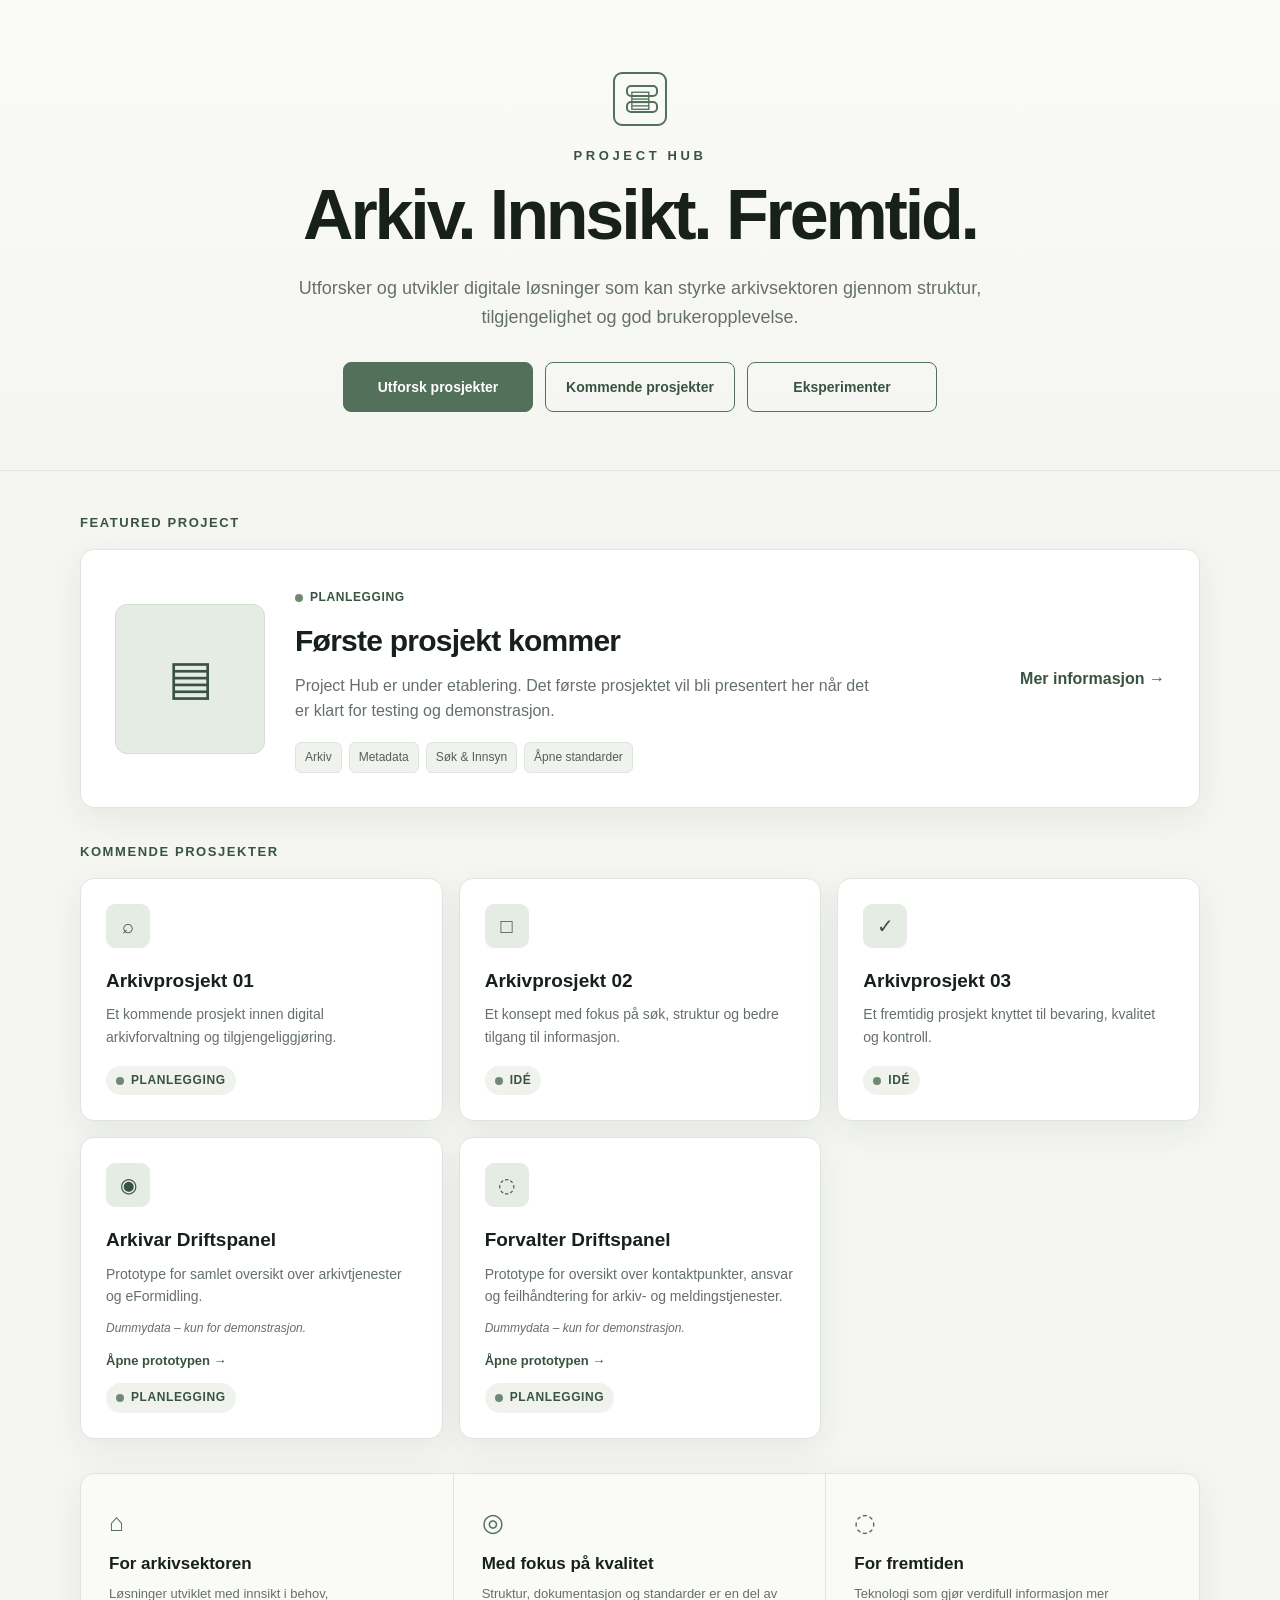
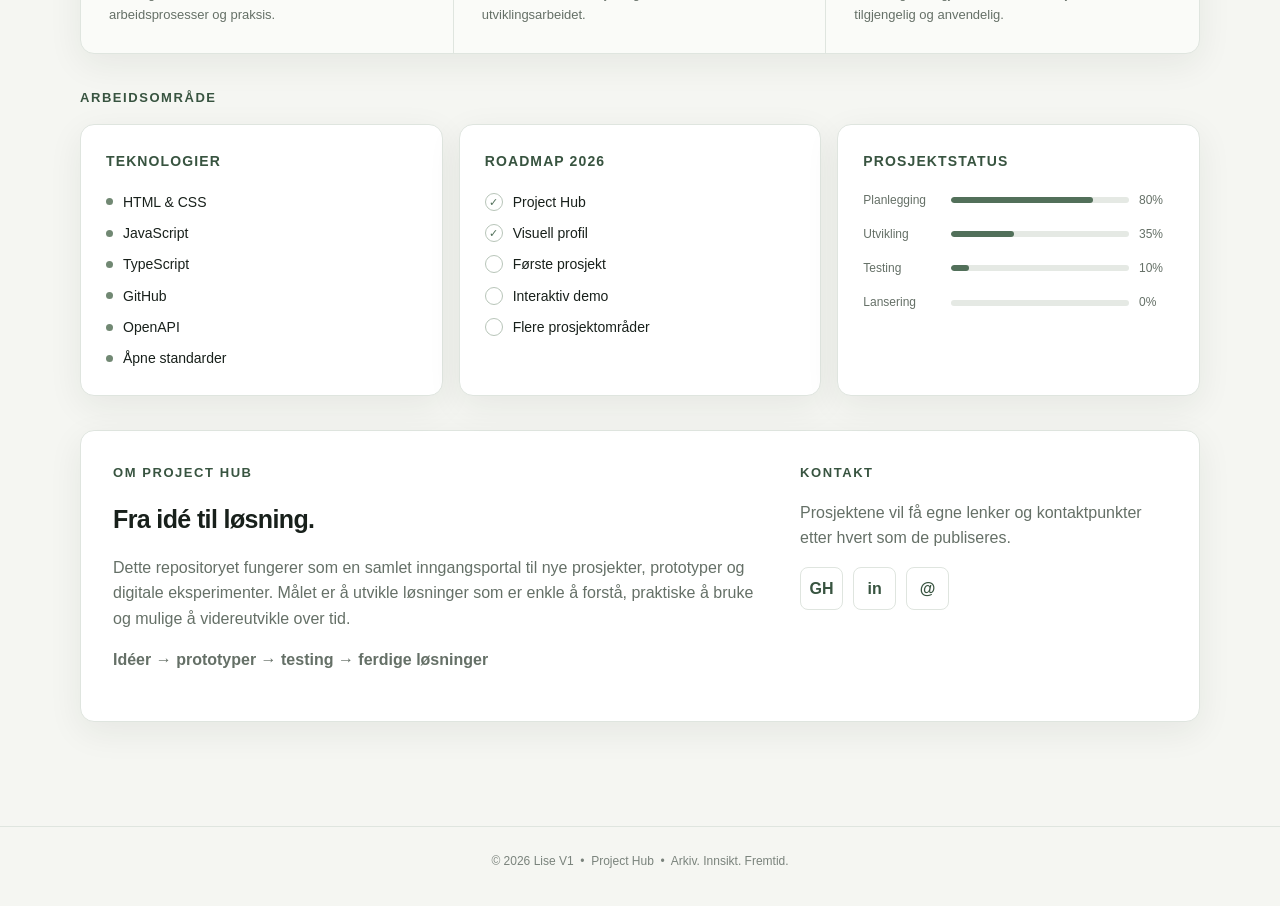
<file: index.html>
<!DOCTYPE html>
<html lang="no">
<head>
  <meta charset="UTF-8">
  <meta name="viewport" content="width=device-width, initial-scale=1.0">
  <meta name="description" content="Project Hub – digitale prosjekter, idéer og eksperimenter for arkivsektoren.">
  <title>Project Hub | Arkiv. Innsikt. Fremtid.</title>

  <style>
    :root {
      --bg: #f5f6f2;
      --surface: #ffffff;
      --surface-soft: #f0f3ed;
      --text: #18201b;
      --muted: #657067;
      --line: #dfe5df;
      --green: #52705a;
      --green-dark: #385440;
      --green-soft: #e4ece3;
      --accent: #718873;
      --shadow: 0 10px 35px rgba(30, 45, 34, .07);
      --radius: 14px;
      --max: 1120px;
    }

    * { box-sizing: border-box; }

    html {
      scroll-behavior: smooth;
    }

    body {
      margin: 0;
      background: var(--bg);
      color: var(--text);
      font-family: Inter, -apple-system, BlinkMacSystemFont, "Segoe UI", Arial, sans-serif;
      line-height: 1.6;
    }

    a {
      color: inherit;
      text-decoration: none;
    }

    .container {
      width: min(calc(100% - 40px), var(--max));
      margin: 0 auto;
    }

    header {
      text-align: center;
      padding: 72px 20px 58px;
      background:
        linear-gradient(180deg, #fafbf8 0%, #f5f6f2 100%);
      border-bottom: 1px solid var(--line);
    }

    .mark {
      width: 54px;
      height: 54px;
      margin: 0 auto 20px;
      border: 2px solid var(--green);
      border-radius: 9px;
      display: grid;
      place-items: center;
      color: var(--green);
      font-size: 24px;
      position: relative;
    }

    .mark::before,
    .mark::after {
      content: "";
      position: absolute;
      border: 2px solid var(--green);
      border-radius: 5px;
      width: 28px;
      height: 8px;
      left: 11px;
    }

    .mark::before { top: 11px; }
    .mark::after { bottom: 11px; }

    .eyebrow {
      letter-spacing: .28em;
      text-transform: uppercase;
      font-size: 13px;
      font-weight: 700;
      color: var(--green-dark);
      margin-bottom: 12px;
    }

    h1 {
      margin: 0;
      font-size: clamp(42px, 7vw, 70px);
      line-height: 1.05;
      letter-spacing: -.045em;
      font-weight: 650;
    }

    .hero-copy {
      max-width: 720px;
      margin: 22px auto 30px;
      color: var(--muted);
      font-size: 18px;
    }

    .actions {
      display: flex;
      justify-content: center;
      flex-wrap: wrap;
      gap: 12px;
    }

    .btn {
      display: inline-flex;
      align-items: center;
      justify-content: center;
      min-width: 190px;
      padding: 13px 20px;
      border-radius: 8px;
      border: 1px solid var(--green);
      font-size: 14px;
      font-weight: 650;
      transition: .2s ease;
    }

    .btn.primary {
      background: var(--green);
      color: white;
    }

    .btn.secondary {
      background: transparent;
      color: var(--green-dark);
    }

    .btn:hover {
      transform: translateY(-1px);
      box-shadow: 0 7px 18px rgba(50, 75, 56, .12);
    }

    main {
      padding: 42px 0 70px;
    }

    section {
      margin-bottom: 34px;
    }

    .section-title {
      margin: 0 0 15px;
      font-size: 13px;
      letter-spacing: .12em;
      text-transform: uppercase;
      color: var(--green-dark);
      font-weight: 750;
    }

    .card {
      background: var(--surface);
      border: 1px solid var(--line);
      border-radius: var(--radius);
      box-shadow: var(--shadow);
    }

    .featured {
      padding: 34px;
      display: grid;
      grid-template-columns: 150px 1fr auto;
      gap: 30px;
      align-items: center;
    }

    .project-icon {
      width: 150px;
      height: 150px;
      border-radius: 12px;
      background: var(--green-soft);
      display: grid;
      place-items: center;
      color: var(--green-dark);
      font-size: 48px;
      border: 1px solid #d4dfd2;
    }

    .status {
      display: inline-flex;
      align-items: center;
      gap: 7px;
      color: var(--green-dark);
      font-size: 12px;
      font-weight: 700;
      text-transform: uppercase;
      letter-spacing: .05em;
    }

    .status::before {
      content: "";
      width: 8px;
      height: 8px;
      border-radius: 50%;
      background: var(--accent);
    }

    h2 {
      margin: 7px 0 8px;
      font-size: 30px;
      letter-spacing: -.025em;
    }

    .featured p {
      color: var(--muted);
      max-width: 590px;
      margin: 0 0 18px;
    }

    .tags {
      display: flex;
      flex-wrap: wrap;
      gap: 7px;
    }

    .tag {
      background: var(--surface-soft);
      border: 1px solid var(--line);
      color: #536057;
      border-radius: 6px;
      padding: 5px 9px;
      font-size: 12px;
    }

    .project-link {
      color: var(--green-dark);
      font-weight: 700;
      white-space: nowrap;
    }

    .project-link::after {
      content: "  →";
    }

    .grid-3 {
      display: grid;
      grid-template-columns: repeat(3, 1fr);
      gap: 16px;
    }

    .project-card {
      padding: 25px;
      min-height: 210px;
      display: flex;
      flex-direction: column;
    }

    .small-icon {
      width: 44px;
      height: 44px;
      border-radius: 9px;
      background: var(--green-soft);
      display: grid;
      place-items: center;
      color: var(--green-dark);
      font-size: 20px;
      margin-bottom: 18px;
    }

    .project-card h3 {
      margin: 0 0 7px;
      font-size: 19px;
    }

    .project-card p {
      color: var(--muted);
      font-size: 14px;
      margin: 0 0 18px;
    }

    /* Brukes av de to driftspanel-prototypene */
    .prototype-note {
      color: var(--muted);
      font-size: 12px !important;
      font-style: italic;
      margin-top: -6px !important;
      margin-bottom: 12px !important;
    }

    .project-card .project-open {
      color: var(--green-dark);
      font-size: 13px;
      font-weight: 700;
      margin-top: auto;
      margin-bottom: 12px;
    }

    .project-card .status {
      margin-top: auto;
      align-self: flex-start;
      background: var(--surface-soft);
      padding: 5px 10px;
      border-radius: 20px;
    }

    .project-card .project-open + .status {
      margin-top: 0;
    }

    .mission {
      display: grid;
      grid-template-columns: repeat(3, 1fr);
      border-top: 1px solid var(--line);
      border-bottom: 1px solid var(--line);
      background: #fafbf8;
    }

    .mission-item {
      padding: 28px;
      border-right: 1px solid var(--line);
    }

    .mission-item:last-child { border-right: 0; }

    .mission-icon {
      color: var(--green);
      font-size: 25px;
      margin-bottom: 8px;
    }

    .mission h3 {
      margin: 0 0 7px;
      font-size: 17px;
    }

    .mission p {
      margin: 0;
      color: var(--muted);
      font-size: 13px;
    }

    .info-grid {
      display: grid;
      grid-template-columns: 1fr 1fr 1fr;
      gap: 16px;
    }

    .info-card {
      padding: 25px;
    }

    .info-card h3 {
      margin: 0 0 18px;
      font-size: 14px;
      letter-spacing: .08em;
      text-transform: uppercase;
      color: var(--green-dark);
    }

    .tech-list,
    .roadmap {
      display: grid;
      gap: 9px;
    }

    .tech,
    .road {
      display: flex;
      align-items: center;
      gap: 10px;
      font-size: 14px;
    }

    .dot {
      width: 7px;
      height: 7px;
      border-radius: 50%;
      background: var(--accent);
      flex: 0 0 auto;
    }

    .road .check {
      width: 18px;
      height: 18px;
      border: 1px solid #b8c5b9;
      border-radius: 50%;
      display: grid;
      place-items: center;
      color: var(--green);
      font-size: 11px;
      flex: 0 0 auto;
    }

    .progress {
      display: grid;
      gap: 15px;
    }

    .progress-row {
      display: grid;
      grid-template-columns: 78px 1fr 35px;
      gap: 10px;
      align-items: center;
      font-size: 12px;
      color: var(--muted);
    }

    .bar {
      height: 6px;
      background: #e5e9e4;
      border-radius: 10px;
      overflow: hidden;
    }

    .bar span {
      display: block;
      height: 100%;
      background: var(--green);
      border-radius: inherit;
    }

    .about {
      padding: 32px;
      display: grid;
      grid-template-columns: 1.4fr .8fr;
      gap: 45px;
    }

    .about h2 {
      font-size: 25px;
    }

    .about p {
      color: var(--muted);
      max-width: 650px;
    }

    .contact {
      display: flex;
      gap: 10px;
      margin-top: 14px;
    }

    .contact a {
      width: 43px;
      height: 43px;
      border: 1px solid var(--line);
      border-radius: 8px;
      display: grid;
      place-items: center;
      font-weight: 700;
      color: var(--green-dark);
      background: white;
    }

    footer {
      text-align: center;
      padding: 25px 20px 35px;
      color: #7a837c;
      font-size: 12px;
      border-top: 1px solid var(--line);
    }

    @media (max-width: 1100px) {
      .grid-3 {
        grid-template-columns: repeat(2, 1fr);
      }
    }

    @media (max-width: 820px) {
      .featured,
      .about {
        grid-template-columns: 1fr;
      }

      .project-icon {
        width: 90px;
        height: 90px;
        font-size: 30px;
      }

      .grid-3,
      .info-grid,
      .mission {
        grid-template-columns: 1fr;
      }

      .mission-item {
        border-right: 0;
        border-bottom: 1px solid var(--line);
      }

      .mission-item:last-child {
        border-bottom: 0;
      }

      .featured {
        gap: 18px;
        padding: 25px;
      }

      header {
        padding-top: 50px;
      }
    }

    @media (max-width: 520px) {
      .container {
        width: min(calc(100% - 24px), var(--max));
      }

      h1 {
        font-size: 40px;
      }

      .hero-copy {
        font-size: 16px;
      }

      .btn {
        width: 100%;
      }

      .progress-row {
        grid-template-columns: 70px 1fr 30px;
      }
    }
  </style>
</head>

<body>

<header>
  <div class="mark" aria-hidden="true">▤</div>
  <div class="eyebrow">Project Hub</div>
  <h1>Arkiv. Innsikt. Fremtid.</h1>
  <p class="hero-copy">
    Utforsker og utvikler digitale løsninger som kan styrke arkivsektoren
    gjennom struktur, tilgjengelighet og god brukeropplevelse.
  </p>

  <div class="actions">
    <a class="btn primary" href="#prosjekter">Utforsk prosjekter</a>
    <a class="btn secondary" href="#kommende">Kommende prosjekter</a>
    <a class="btn secondary" href="#eksperimenter">Eksperimenter</a>
  </div>
</header>

<main class="container">

  <section id="prosjekter">
    <div class="section-title">Featured project</div>

    <div class="card featured">
      <div class="project-icon" aria-hidden="true">▤</div>

      <div>
        <span class="status">Planlegging</span>
        <h2>Første prosjekt kommer</h2>
        <p>
          Project Hub er under etablering. Det første prosjektet vil bli
          presentert her når det er klart for testing og demonstrasjon.
        </p>

        <div class="tags">
          <span class="tag">Arkiv</span>
          <span class="tag">Metadata</span>
          <span class="tag">Søk &amp; Innsyn</span>
          <span class="tag">Åpne standarder</span>
        </div>
      </div>

      <div>
        <span class="project-link">Mer informasjon</span>
      </div>
    </div>
  </section>

  <section id="kommende">
    <div class="section-title">Kommende prosjekter</div>

    <div class="grid-3">
      <article class="card project-card">
        <div class="small-icon">⌕</div>
        <h3>Arkivprosjekt 01</h3>
        <p>Et kommende prosjekt innen digital arkivforvaltning og tilgjengeliggjøring.</p>
        <span class="status">Planlegging</span>
      </article>

      <article class="card project-card">
        <div class="small-icon">□</div>
        <h3>Arkivprosjekt 02</h3>
        <p>Et konsept med fokus på søk, struktur og bedre tilgang til informasjon.</p>
        <span class="status">Idé</span>
      </article>

      <article class="card project-card">
        <div class="small-icon">✓</div>
        <h3>Arkivprosjekt 03</h3>
        <p>Et fremtidig prosjekt knyttet til bevaring, kvalitet og kontroll.</p>
        <span class="status">Idé</span>
      </article>

      <!-- NYTT: DRIFTSPANEL FOR ARKIVAR -->
      <article class="card project-card">
        <div class="small-icon">◉</div>
        <h3>Arkivar Driftspanel</h3>
        <p>
          Prototype for samlet oversikt over arkivtjenester og eFormidling.
        </p>
        <p class="prototype-note">
          Dummydata – kun for demonstrasjon.
        </p>
        <a class="project-open" href="arkivar-driftspanel/">Åpne prototypen →</a>
        <span class="status">Planlegging</span>
      </article>

      <!-- NYTT: DRIFTSPANEL FOR FORVALTER -->
      <article class="card project-card">
        <div class="small-icon">◌</div>
        <h3>Forvalter Driftspanel</h3>
        <p>
          Prototype for oversikt over kontaktpunkter, ansvar og feilhåndtering
          for arkiv- og meldingstjenester.
        </p>
        <p class="prototype-note">
          Dummydata – kun for demonstrasjon.
        </p>
        <a class="project-open" href="forvalter-driftspanel/">Åpne prototypen →</a>
        <span class="status">Planlegging</span>
      </article>
    </div>
  </section>

  <section>
    <div class="card mission">
      <div class="mission-item">
        <div class="mission-icon">⌂</div>
        <h3>For arkivsektoren</h3>
        <p>Løsninger utviklet med innsikt i behov, arbeidsprosesser og praksis.</p>
      </div>

      <div class="mission-item">
        <div class="mission-icon">◎</div>
        <h3>Med fokus på kvalitet</h3>
        <p>Struktur, dokumentasjon og standarder er en del av utviklingsarbeidet.</p>
      </div>

      <div class="mission-item">
        <div class="mission-icon">◌</div>
        <h3>For fremtiden</h3>
        <p>Teknologi som gjør verdifull informasjon mer tilgjengelig og anvendelig.</p>
      </div>
    </div>
  </section>

  <section id="eksperimenter">
    <div class="section-title">Arbeidsområde</div>

    <div class="info-grid">
      <div class="card info-card">
        <h3>Teknologier</h3>
        <div class="tech-list">
          <div class="tech"><span class="dot"></span>HTML &amp; CSS</div>
          <div class="tech"><span class="dot"></span>JavaScript</div>
          <div class="tech"><span class="dot"></span>TypeScript</div>
          <div class="tech"><span class="dot"></span>GitHub</div>
          <div class="tech"><span class="dot"></span>OpenAPI</div>
          <div class="tech"><span class="dot"></span>Åpne standarder</div>
        </div>
      </div>

      <div class="card info-card">
        <h3>Roadmap 2026</h3>
        <div class="roadmap">
          <div class="road"><span class="check">✓</span>Project Hub</div>
          <div class="road"><span class="check">✓</span>Visuell profil</div>
          <div class="road"><span class="check"></span>Første prosjekt</div>
          <div class="road"><span class="check"></span>Interaktiv demo</div>
          <div class="road"><span class="check"></span>Flere prosjektområder</div>
        </div>
      </div>

      <div class="card info-card">
        <h3>Prosjektstatus</h3>
        <div class="progress">
          <div class="progress-row">
            <span>Planlegging</span>
            <div class="bar"><span style="width:80%"></span></div>
            <span>80%</span>
          </div>
          <div class="progress-row">
            <span>Utvikling</span>
            <div class="bar"><span style="width:35%"></span></div>
            <span>35%</span>
          </div>
          <div class="progress-row">
            <span>Testing</span>
            <div class="bar"><span style="width:10%"></span></div>
            <span>10%</span>
          </div>
          <div class="progress-row">
            <span>Lansering</span>
            <div class="bar"><span style="width:0%"></span></div>
            <span>0%</span>
          </div>
        </div>
      </div>
    </div>
  </section>

  <section>
    <div class="card about">
      <div>
        <div class="section-title">Om Project Hub</div>
        <h2>Fra idé til løsning.</h2>
        <p>
          Dette repositoryet fungerer som en samlet inngangsportal til nye
          prosjekter, prototyper og digitale eksperimenter. Målet er å utvikle
          løsninger som er enkle å forstå, praktiske å bruke og mulige å
          videreutvikle over tid.
        </p>
        <p><strong>Idéer → prototyper → testing → ferdige løsninger</strong></p>
      </div>

      <div>
        <div class="section-title">Kontakt</div>
        <p>Prosjektene vil få egne lenker og kontaktpunkter etter hvert som de publiseres.</p>

        <div class="contact">
          <a href="#" aria-label="GitHub">GH</a>
          <a href="#" aria-label="LinkedIn">in</a>
          <a href="mailto:" aria-label="E-post">@</a>
        </div>
      </div>
    </div>
  </section>

</main>

<footer>
  © 2026 Lise V1 &nbsp;•&nbsp; Project Hub &nbsp;•&nbsp; Arkiv. Innsikt. Fremtid.
</footer>

</body>
</html>
</file>
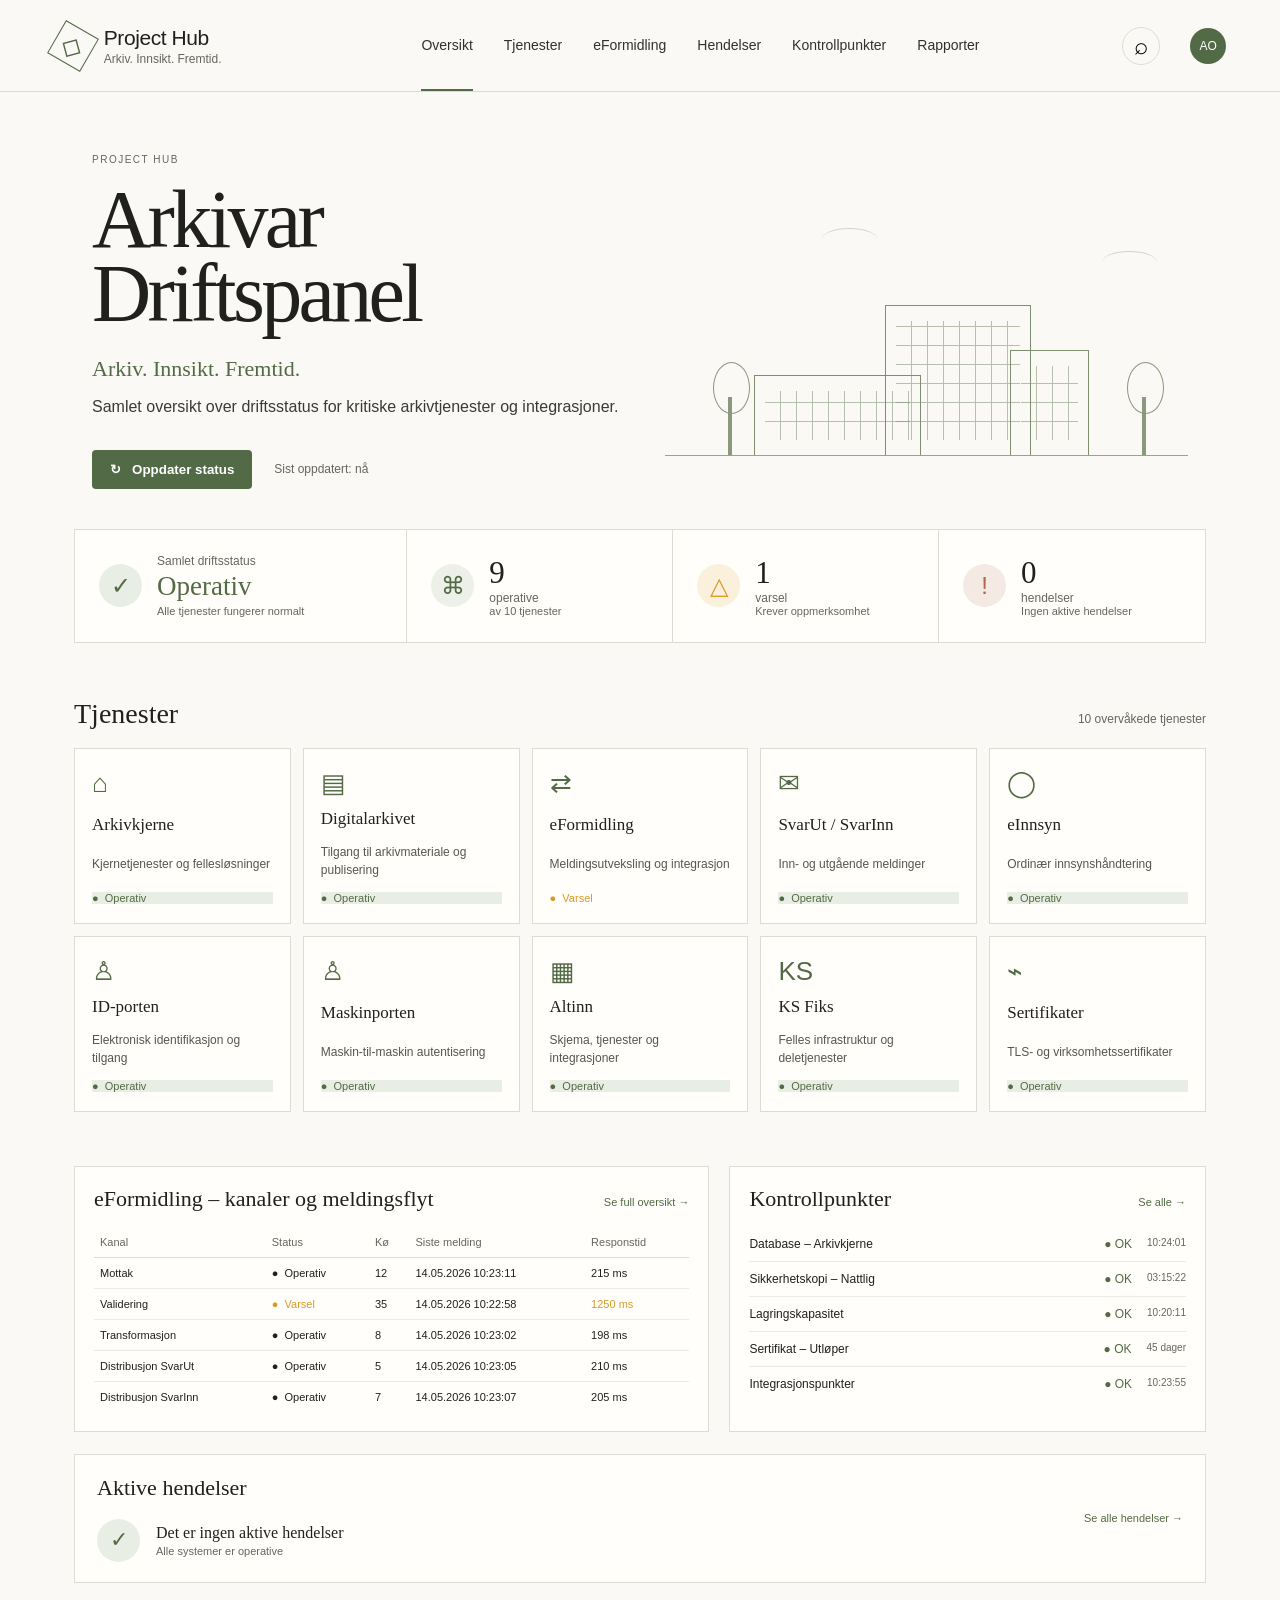
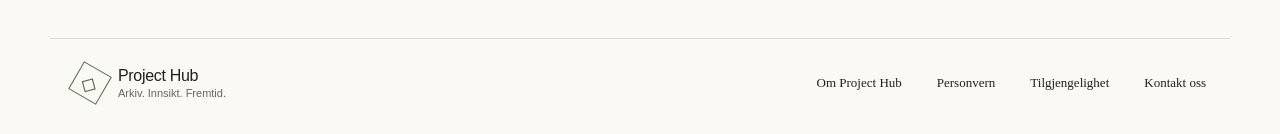
<file: arkivar-driftspanel/index.html>
<!doctype html>
<html lang="no">
<head>
  <meta charset="utf-8">
  <meta name="viewport" content="width=device-width, initial-scale=1">
  <title>Arkivar Driftspanel | Project Hub</title>
  <meta name="description" content="Driftsoversikt for arkivrelaterte tjenester og integrasjoner.">
  <link rel="stylesheet" href="style.css">
</head>
<body>
<header class="topbar">
  <a class="brand" href="../index.html" aria-label="Til Project Hub">
    <span class="brand-mark">◇</span>
    <span><strong>Project Hub</strong><small>Arkiv. Innsikt. Fremtid.</small></span>
  </a>
  <nav aria-label="Hovedmeny">
    <a class="active" href="#oversikt">Oversikt</a>
    <a href="#tjenester">Tjenester</a>
    <a href="#eformidling">eFormidling</a>
    <a href="#hendelser">Hendelser</a>
    <a href="#kontrollpunkter">Kontrollpunkter</a>
    <a href="#rapporter">Rapporter</a>
  </nav>
  <button class="icon-button" aria-label="Søk">⌕</button>
  <div class="avatar" aria-label="Arkivar">AO</div>
</header>

<main>
<section class="hero" id="oversikt">
  <div class="hero-copy">
    <p class="kicker">PROJECT HUB</p>
    <h1>Arkivar<br>Driftspanel</h1>
    <p class="tagline">Arkiv. Innsikt. Fremtid.</p>
    <p class="intro">Samlet oversikt over driftsstatus for kritiske arkivtjenester og integrasjoner.</p>
    <div class="actions">
      <button id="refresh" class="primary">↻ &nbsp; Oppdater status</button>
      <span id="updated">Sist oppdatert: nå</span>
    </div>
  </div>
  <div class="line-art" aria-hidden="true">
    <span class="sun"></span><span class="cloud c1"></span><span class="cloud c2"></span>
    <div class="building b1"></div><div class="building b2"></div><div class="building b3"></div>
    <div class="tree t1"></div><div class="tree t2"></div>
  </div>
</section>

<section class="summary" aria-label="Samlet status">
  <article class="summary-item status-main">
    <div class="status-icon ok">✓</div>
    <div><small>Samlet driftsstatus</small><strong>Operativ</strong><p>Alle tjenester fungerer normalt</p></div>
  </article>
  <article class="summary-item"><div class="status-icon neutral">⌘</div><div><b id="operational">9</b><small>operative</small><p>av 10 tjenester</p></div></article>
  <article class="summary-item"><div class="status-icon warn">△</div><div><b id="warnings">1</b><small>varsel</small><p>Krever oppmerksomhet</p></div></article>
  <article class="summary-item"><div class="status-icon incident">!</div><div><b id="incidents">0</b><small>hendelser</small><p>Ingen aktive hendelser</p></div></article>
</section>

<section class="content-section" id="tjenester">
  <div class="section-heading"><h2>Tjenester</h2><span>10 overvåkede tjenester</span></div>
  <div class="services" id="services"></div>
</section>

<section class="two-col" id="eformidling">
  <article class="panel">
    <div class="panel-heading"><h2>eFormidling – kanaler og meldingsflyt</h2><a href="#eformidling">Se full oversikt →</a></div>
    <div class="table-wrap">
      <table>
        <thead><tr><th>Kanal</th><th>Status</th><th>Kø</th><th>Siste melding</th><th>Responstid</th></tr></thead>
        <tbody id="channelRows"></tbody>
      </table>
    </div>
  </article>

  <article class="panel" id="kontrollpunkter">
    <div class="panel-heading"><h2>Kontrollpunkter</h2><a href="#kontrollpunkter">Se alle →</a></div>
    <div class="checks" id="checks"></div>
  </article>
</section>

<section class="incident-panel" id="hendelser">
  <div>
    <h2>Aktive hendelser</h2>
    <div class="incident-empty"><span>✓</span><div><strong>Det er ingen aktive hendelser</strong><small>Alle systemer er operative</small></div></div>
  </div>
  <a href="#hendelser">Se alle hendelser →</a>
</section>
</main>

<footer id="rapporter">
  <a class="footer-brand" href="../index.html"><span class="brand-mark">◇</span><span><strong>Project Hub</strong><small>Arkiv. Innsikt. Fremtid.</small></span></a>
  <nav><a href="../index.html">Om Project Hub</a><a href="#">Personvern</a><a href="#">Tilgjengelighet</a><a href="#">Kontakt oss</a></nav>
</footer>
<script src="app.js"></script>
</body>
</html>
</file>
<file: arkivar-driftspanel/style.css>
*{box-sizing:border-box}
:root{--bg:#faf9f5;--paper:#fffefa;--ink:#20211e;--muted:#65675f;--line:#dddcd4;--green:#526a45;--green-soft:#e9eee4;--amber:#d69a28;--red:#ad674e;--serif:Georgia,"Times New Roman",serif;--sans:Arial,Helvetica,sans-serif}
html{scroll-behavior:smooth}body{margin:0;background:var(--bg);color:var(--ink);font-family:var(--sans);font-size:14px}
a{color:inherit;text-decoration:none}.topbar{height:92px;border-bottom:1px solid var(--line);display:flex;align-items:center;padding:0 4.2%;gap:30px;background:rgba(250,249,245,.96);position:sticky;top:0;z-index:10}
.brand,.footer-brand{display:flex;align-items:center;gap:12px;min-width:225px}.brand-mark{width:38px;height:38px;border:1.5px solid var(--green);display:grid;place-items:center;font-size:27px;line-height:1;color:var(--green);transform:rotate(30deg)}.brand strong,.footer-brand strong{display:block;font-size:21px;font-weight:500;letter-spacing:-.02em}.brand small,.footer-brand small{display:block;margin-top:2px;color:var(--muted);font-size:12px}
.topbar nav{display:flex;justify-content:center;gap:31px;flex:1;height:100%;align-items:center}.topbar nav a{height:100%;display:flex;align-items:center;border-bottom:2px solid transparent;color:#30322d}.topbar nav a:hover,.topbar nav a.active{border-color:var(--green)}
.icon-button{border:1px solid var(--line);background:transparent;border-radius:50%;width:38px;height:38px;font-size:24px;cursor:pointer}.avatar{width:36px;height:36px;border-radius:50%;background:var(--green);color:#fff;display:grid;place-items:center;font-size:12px}
main{max-width:1180px;margin:auto;padding:0 24px}.hero{min-height:360px;display:grid;grid-template-columns:1fr 1fr;align-items:center;padding:62px 18px 40px}.kicker{letter-spacing:.15em;font-size:10px;color:var(--muted);margin:0 0 18px}.hero h1{font:500 clamp(58px,7vw,82px)/.9 var(--serif);letter-spacing:-.045em;margin:0}.tagline{font:500 22px var(--serif);color:var(--green);margin:25px 0 12px}.intro{font-size:16px;line-height:1.65;max-width:560px;margin:0;color:#393b36}.actions{display:flex;align-items:center;gap:22px;margin-top:30px}.primary{border:0;background:var(--green);color:#fff;padding:12px 18px;border-radius:4px;font-weight:600;cursor:pointer}.primary:hover{filter:brightness(.95)}#updated{font-size:12px;color:var(--muted)}
.line-art{height:250px;position:relative;border-bottom:1px solid #9ba28f;margin:20px 0 0 25px}.building{position:absolute;bottom:0;border:1px solid #7f8d70;border-bottom:0;background:transparent}.b1{left:17%;width:32%;height:80px}.b2{left:42%;width:28%;height:150px}.b3{left:66%;width:15%;height:105px}.building:after{content:"";position:absolute;inset:15px 10px;background:repeating-linear-gradient(90deg,transparent 0 15px,#829074 15px 16px),repeating-linear-gradient(0deg,transparent 0 18px,#829074 18px 19px);opacity:.55}.tree{position:absolute;bottom:0;width:4px;height:58px;background:#8c987d}.tree:before{content:"";position:absolute;width:35px;height:50px;border:1px solid #8c987d;border-radius:50%;left:-15px;top:-35px}.t1{left:12%}.t2{right:8%}.cloud{position:absolute;width:55px;height:22px;border-top:1px solid #d2d4cb;border-radius:50%}.c1{top:22px;left:30%}.c2{top:45px;right:6%}
.summary{border:1px solid var(--line);background:var(--paper);display:grid;grid-template-columns:1.25fr 1fr 1fr 1fr;margin:0 0 55px}.summary-item{min-height:112px;padding:23px 24px;display:flex;gap:15px;align-items:center;border-right:1px solid var(--line)}.summary-item:last-child{border-right:0}.summary-item small{display:block;color:var(--muted);font-size:12px}.summary-item strong{display:block;font:500 27px var(--serif);color:var(--green);margin:3px 0}.summary-item b{display:block;font:500 31px var(--serif)}.summary-item p{margin:0;color:var(--muted);font-size:11px}.status-icon{width:43px;height:43px;border-radius:50%;display:grid;place-items:center;font-size:24px;flex:0 0 43px}.ok{background:var(--green-soft);color:var(--green)}.neutral{background:#edf0e9;color:var(--green)}.warn{background:#fbf0dc;color:var(--amber)}.incident{background:#f4e9e3;color:var(--red)}
.content-section{margin-bottom:54px}.section-heading{display:flex;align-items:baseline;justify-content:space-between;margin-bottom:18px}.section-heading h2,.panel h2,.incident-panel h2{font:500 28px var(--serif);margin:0}.section-heading span{font-size:12px;color:var(--muted)}.services{display:grid;grid-template-columns:repeat(5,1fr);gap:12px}.service{min-height:176px;border:1px solid var(--line);background:var(--paper);padding:19px 17px;display:flex;flex-direction:column;justify-content:space-between}.service .service-icon{font-size:26px;color:var(--green);height:36px}.service h3{font:500 17px var(--serif);margin:0}.service p{font-size:12px;line-height:1.5;color:#55574f;margin:8px 0}.service .status{font-size:11px;color:var(--green)}.service .status.warn{background:none;padding:0;color:var(--amber)}
.two-col{display:grid;grid-template-columns:1.2fr .9fr;gap:20px;margin-bottom:22px}.panel{border:1px solid var(--line);background:var(--paper);padding:19px}.panel-heading{display:flex;align-items:baseline;justify-content:space-between;gap:20px;margin-bottom:15px}.panel-heading h2{font-size:22px}.panel-heading a,.incident-panel>a{font-size:11px;color:var(--green);white-space:nowrap}table{width:100%;border-collapse:collapse;font-size:11px}th{text-align:left;font-weight:500;color:var(--muted);padding:9px 6px;border-bottom:1px solid var(--line)}td{padding:9px 6px;border-bottom:1px solid #ebeae4}tr:last-child td{border-bottom:0}.table-status{color:var(--green)}.table-warn{color:var(--amber)}.checks{font-size:12px}.check{display:grid;grid-template-columns:1fr auto auto;gap:15px;padding:10px 0;border-bottom:1px solid #ebeae4}.check:last-child{border:0}.check b{font-weight:500;color:var(--green)}.check small{color:var(--muted)}
.incident-panel{border:1px solid var(--line);background:var(--paper);padding:20px 22px;margin-bottom:55px;display:flex;justify-content:space-between;align-items:center}.incident-panel h2{font-size:22px;margin-bottom:18px}.incident-empty{display:flex;align-items:center;gap:16px}.incident-empty>span{width:43px;height:43px;border-radius:50%;display:grid;place-items:center;background:var(--green-soft);color:var(--green);font-size:22px}.incident-empty strong{display:block;font:500 16px var(--serif)}.incident-empty small{display:block;color:var(--muted);font-size:11px;margin-top:3px}
footer{max-width:1180px;margin:auto;border-top:1px solid var(--line);padding:28px 24px 35px;display:flex;justify-content:space-between;align-items:center}.footer-brand{min-width:auto}.footer-brand .brand-mark{width:32px;height:32px}.footer-brand strong{font-size:16px}.footer-brand small{font-size:11px}.footer-brand .brand-mark{font-size:21px}footer nav{display:flex;gap:35px;font:13px var(--serif)}
@media(max-width:900px){.topbar{padding:0 20px}.topbar nav{display:none}.hero{grid-template-columns:1fr;padding-top:45px}.line-art{margin:30px 0 0;height:200px}.services{grid-template-columns:repeat(2,1fr)}.summary{grid-template-columns:1fr 1fr}.summary-item{border-bottom:1px solid var(--line)}.two-col{grid-template-columns:1fr}}
@media(max-width:560px){main{padding:0 14px}.topbar{height:72px}.brand{min-width:0}.brand strong{font-size:18px}.brand small{font-size:10px}.icon-button{display:none}.hero{padding:40px 6px 28px}.hero h1{font-size:52px}.summary{grid-template-columns:1fr}.summary-item{border-right:0}.services{grid-template-columns:1fr}.two-col{grid-template-columns:1fr;overflow:hidden}table{min-width:650px}.table-wrap{overflow:auto}.incident-panel{display:block}.incident-panel>a{display:block;margin-top:20px}footer{padding:25px 14px;display:block}footer nav{margin-top:20px;flex-wrap:wrap;gap:15px}}
</file>
